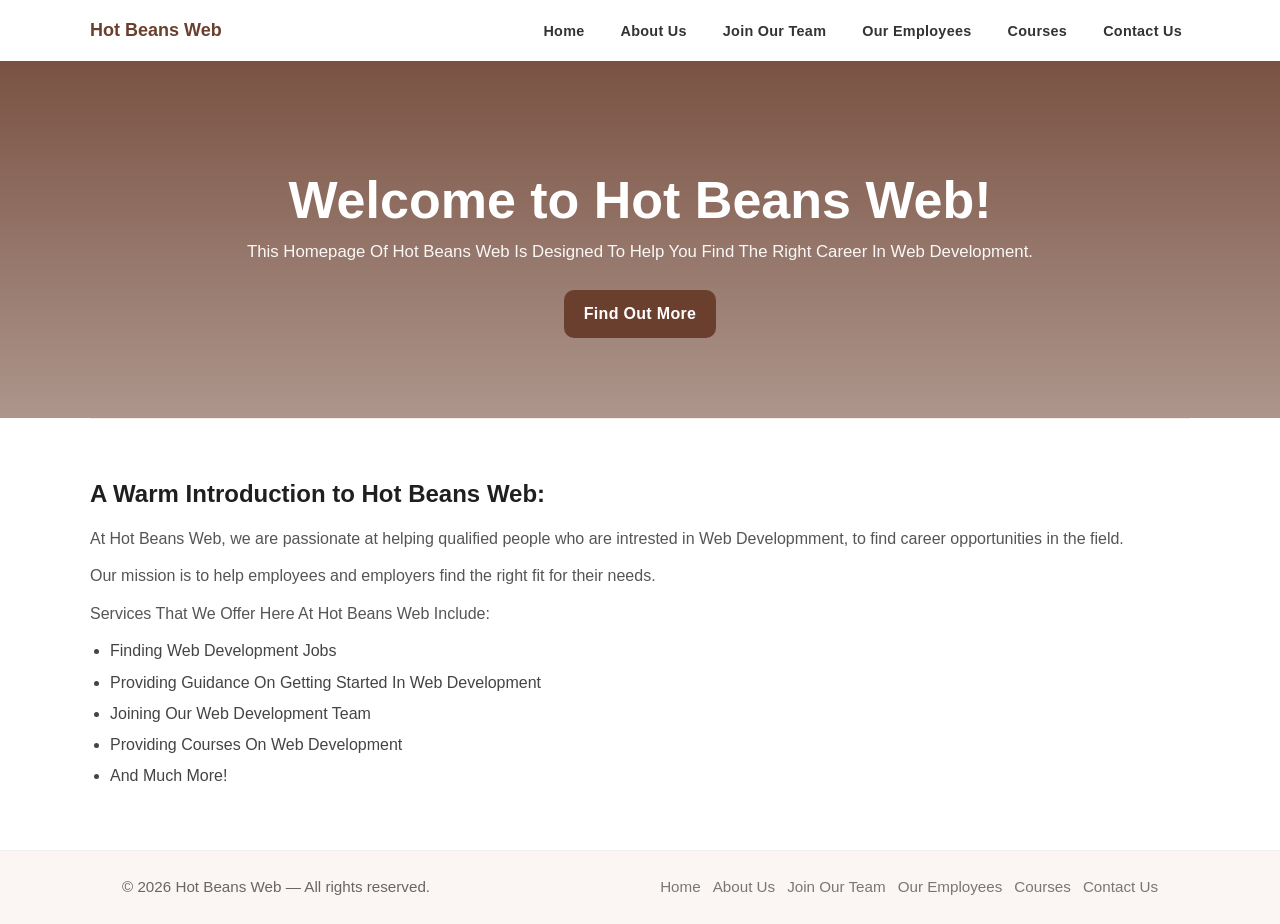
<file: index.html>
<!DOCTYPE html>
<html lang="en">
<head>
    <meta charset="UTF-8">
    <meta name="viewport" content="width=device-width, initial-scale=1.0">
    <title>Home - Hot Beans Web</title>
    <link rel="stylesheet" href="/design/styles.css">
    <meta name="description" content="Hot Beans Web">
</head>
<body>
    <header class="site-header">
        <nav class="navbar container" role="navigation" aria-label="Main navigation">
            <div class="brand"><a href="index.html">Hot Beans Web</a></div>
            <ul class="nav-links">
                <li><a href="../index.html">Home</a></li>
                <li><a href="/pages/about.html">About Us</a></li>
                <li><a href="/pages/apply.html">Join Our Team</a></li>
                 <li><a href="/pages/employees.html">Our Employees</a></li>
                <li><a href="/pages/courses.html">Courses</a></li>
                <li><a href="/pages/contact.html">Contact Us</a></li>
            </ul>
        </nav>
        <div class="hero" id="home">
            <div class="container hero-content">
                <h1>Welcome to Hot Beans Web!</h1>
                <p class="lead">This Homepage Of Hot Beans Web Is Designed To Help You Find The Right Career In Web Development.</p>
                <a class="btn" href="/pages/about.html">Find Out More</a>
            </div>
        </div>
    </header>

    <main>
        <section id="aboutus" class="container section">
            <h2>A Warm Introduction to Hot Beans Web:</h2>
            <p>At Hot Beans Web, we are passionate at helping qualified people who are intrested in Web Developmment, to find career opportunities in the field.</p>
            <p>Our mission is to help employees and employers find the right fit for their needs.</p>
            <p>Services That We Offer Here At Hot Beans Web Include:</p>
                <ul>
                    <li>Finding Web Development Jobs</li>
                    <li>Providing Guidance On Getting Started In Web Development</li>
                    <li>Joining Our Web Development Team</li>
                    <li>Providing Courses On Web Development</li>
                    <li>And Much More!</li>
                </ul>
        </section>
    </main>

    <footer class="site-footer">
        <div class="container">
            <p>&copy; 2026 Hot Beans Web — All rights reserved.</p>
            <nav class="footer-nav" aria-label="Footer navigation">
                    <a href="../index.html">Home</a>
                    <a href="/pages/about.html">About Us</a>
                    <a href="/pages/apply.html">Join Our Team</a>
                    <a href="/pages/employees.html">Our Employees</a>
                    <a href="/pages/courses.html">Courses</a>
                    <a href="/script/scripts.js">Contact Us</a>
            </nav>
        </div>
    </footer>

    <script src="/script/scripts.js"></script>
</body>
</html>
</file>
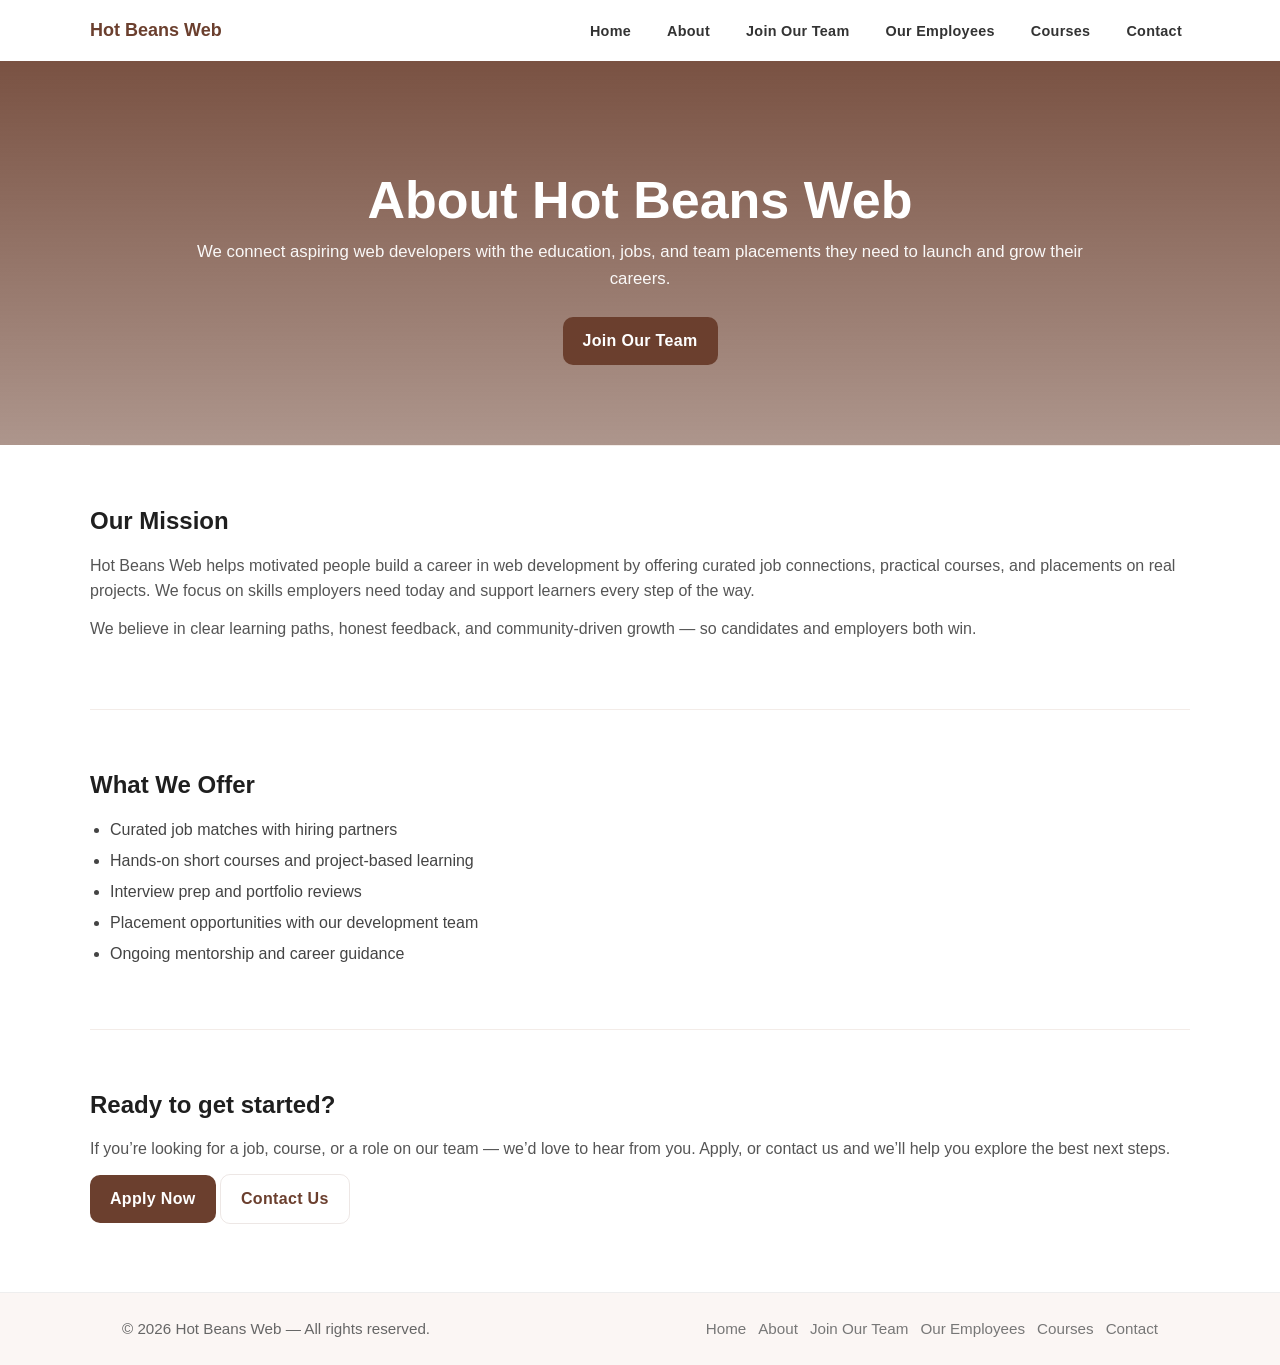
<file: pages/about.html>
<!DOCTYPE html>
<html lang="en">
<head>
    <meta charset="UTF-8">
    <meta name="viewport" content="width=device-width, initial-scale=1.0">
    <title>About — Hot Beans Web</title>
    <link rel="stylesheet" href="/design/styles.css">
    <meta name="description" content="About Hot Beans Web — mission, team, and services">
</head>
<body>
    <header class="site-header">
        <nav class="navbar container" role="navigation" aria-label="Main navigation">
            <div class="brand"><a href="index.html">Hot Beans Web</a></div>
            <ul class="nav-links">
                <li><a href="../index.html">Home</a></li>
                <li><a href="/pages/about.html">About</a></li>
                <li><a href="/pages/apply.html">Join Our Team</a></li>
                <li><a href="/pages/employees.html">Our Employees</a></li>
                <li><a href="/pages/courses.html">Courses</a></li>
                <li><a href="/pages/contact.html">Contact</a></li>
            </ul>
        </nav>
        <div class="hero" id="about-hero">
            <div class="container hero-content">
                <h1>About Hot Beans Web</h1>
                <p class="lead">We connect aspiring web developers with the education, jobs, and team placements they need to launch and grow their careers.</p>
                <a class="btn" href="/pages/apply.html">Join Our Team</a>
            </div>
        </div>
    </header>

    <main>
        <section id="mission" class="container section">
            <h2>Our Mission</h2>
            <p>Hot Beans Web helps motivated people build a career in web development by offering curated job connections, practical courses, and placements on real projects. We focus on skills employers need today and support learners every step of the way.</p>
            <p>We believe in clear learning paths, honest feedback, and community-driven growth — so candidates and employers both win.</p>
        </section>

        <section id="what-we-do" class="container section">
            <h2>What We Offer</h2>
            <ul>
                <li>Curated job matches with hiring partners</li>
                <li>Hands-on short courses and project-based learning</li>
                <li>Interview prep and portfolio reviews</li>
                <li>Placement opportunities with our development team</li>
                <li>Ongoing mentorship and career guidance</li>
            </ul>
        </section>

        <section id="cta" class="container section">
            <h2>Ready to get started?</h2>
            <p>If you’re looking for a job, course, or a role on our team — we’d love to hear from you. Apply, or contact us and we’ll help you explore the best next steps.</p>
            <p><a class="btn" href="/pages/apply.html">Apply Now</a> <a class="btn" href="/pages/contact.html" style="background:transparent;color:var(--accent);border:1px solid rgba(107,63,46,0.12);">Contact Us</a></p>
        </section>
    </main>

    <footer class="site-footer">
        <div class="container">
            <p>&copy; 2026 Hot Beans Web — All rights reserved.</p>
            <nav class="footer-nav" aria-label="Footer navigation">
                <a href="../index.html">Home</a>
                <a href="/pages/about.html">About</a>
                <a href="/pages/apply.html">Join Our Team</a>
                <a href="/pages/employees.html">Our Employees</a>
                <a href="/pages/courses.html">Courses</a>
                <a href="/pages/contact.html">Contact</a>
            </nav>
        </div>
    </footer>

    <script src="/script/scripts.js"></script>
</body>
</html>
</file>
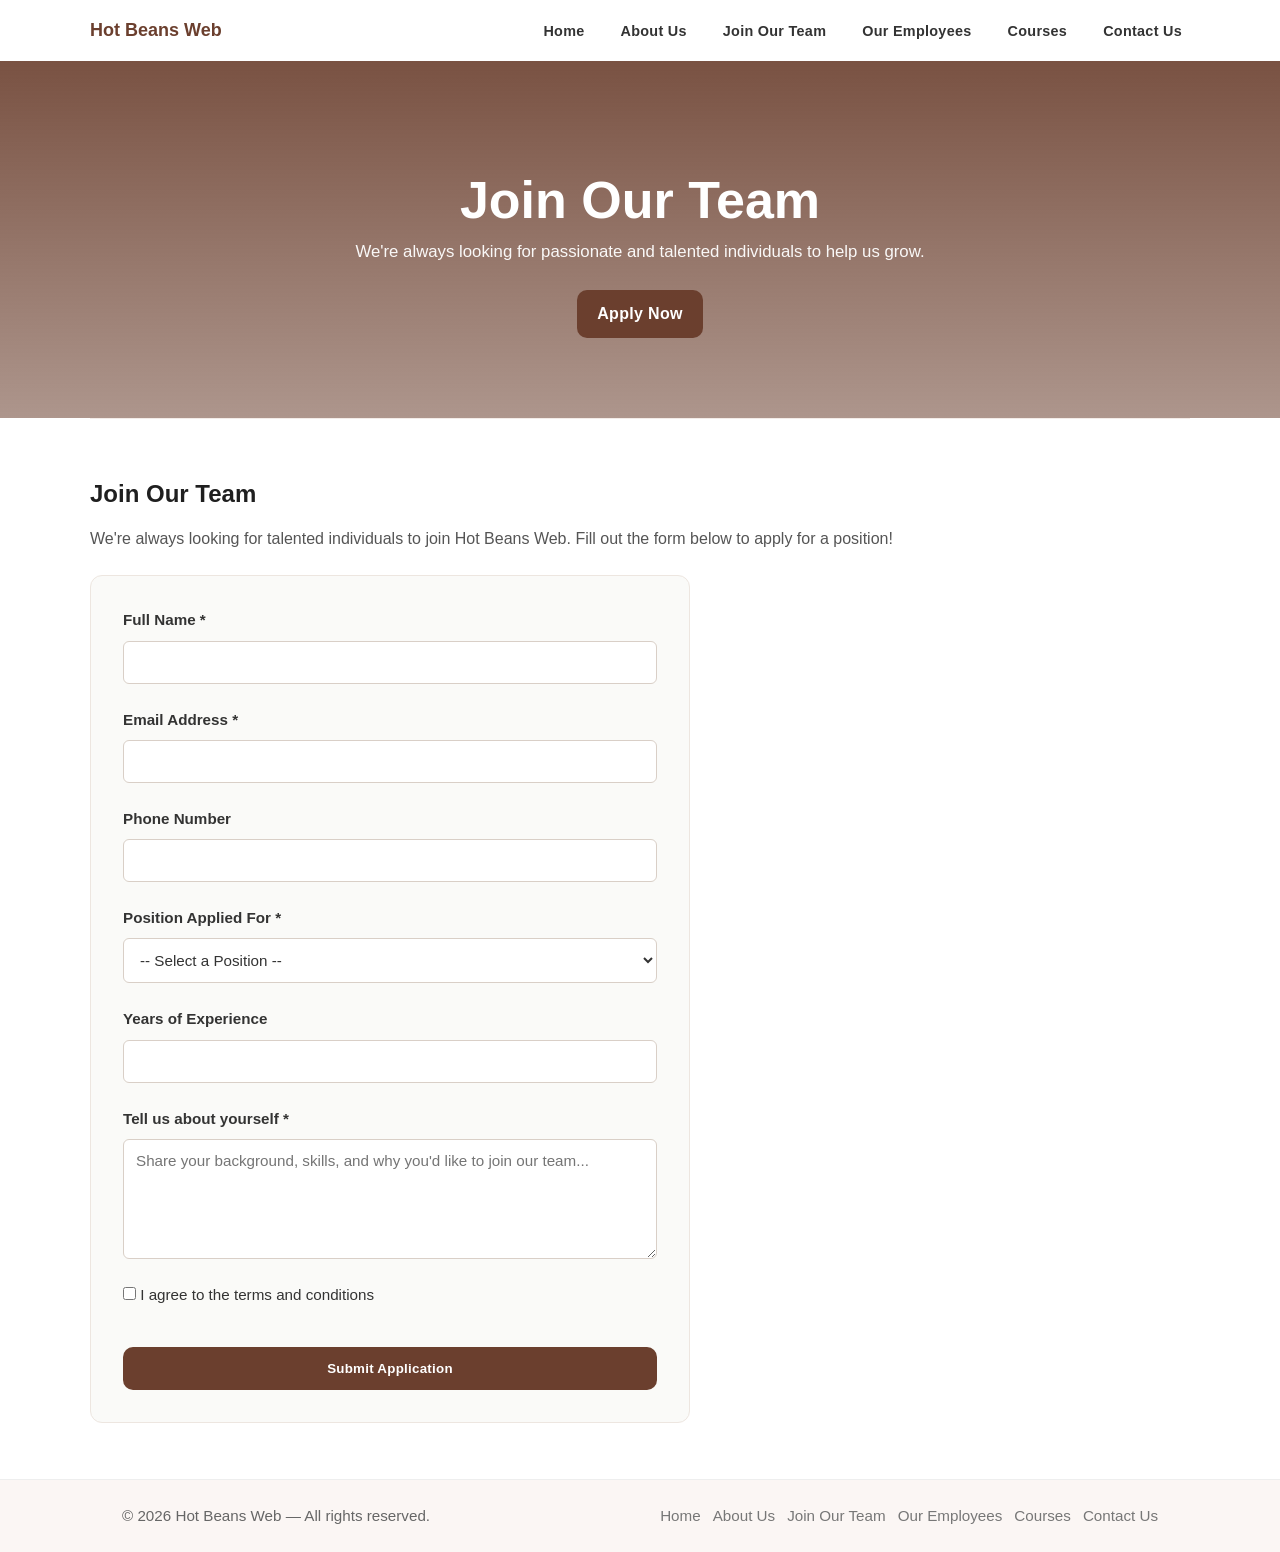
<file: pages/apply.html>
<!DOCTYPE html>
<html lang="en">
<head>
    <meta charset="UTF-8">
    <meta name="viewport" content="width=device-width, initial-scale=1.0">
    <title>Apply - Hot Beans Web</title>
    <link rel="stylesheet" href="/design/styles.css">
    <meta name="description" content="Hot Beans Web">
</head>
<body>
    <header class="site-header">
        <nav class="navbar container" role="navigation" aria-label="Main navigation">
            <div class="brand"><a href="index.html">Hot Beans Web</a></div>
            </button>
            <ul class="nav-links">
                <li><a href="../index.html">Home</a></li>
                <li><a href="/pages/about.html">About Us</a></li>
                <li><a href="/pages/apply.html">Join Our Team</a></li>
                <li><a href="/pages/employees.html">Our Employees</a></li>
                <li><a href="/pages/courses.html">Courses</a></li>
                <li><a href="/pages/contact.html">Contact Us</a></li>
            </ul>
        </nav>
        <div class="hero" id="home">
            <div class="container hero-content">
                <h1>Join Our Team</h1>
                <p class="lead">We're always looking for passionate and talented individuals to help us grow.</p>
                <a class="btn" href="/pages/apply.html">Apply Now</a>
            </div>
        </div>
    </header>

    <main>
        <section id="apply" class="container section">
            <h2>Join Our Team</h2>
            <p>We're always looking for talented individuals to join Hot Beans Web. Fill out the form below to apply for a position!</p>
            
            <form action="https://formsubmit.co/tragicpolic27@gmail.com" class="application-form" id="applicationForm" method="POST" novalidate>
                <div class="form-group">
                    <label for="fullName">Full Name *</label>
                    <input type="text" id="fullName" name="fullName" required>
                </div>

                <div class="form-group">
                    <label for="email">Email Address *</label>
                    <input type="email" id="email" name="email" required>
                </div>

                <div class="form-group">
                    <label for="phone">Phone Number</label>
                    <input type="tel" id="phone" name="phone">
                </div>

                <div class="form-group">
                    <label for="position">Position Applied For *</label>
                    <select id="position" name="position" required>
                        <option value="">-- Select a Position --</option>
                        <option value="developer">Web Developer</option>
                        <option value="designer">UI/UX Designer</option>
                        <option value="instructor">Course Instructor</option>
                        <option value="support">Customer Support</option>
                        <option value="other">Other</option>
                    </select>
                </div>

                <div class="form-group">
                    <label for="experience">Years of Experience</label>
                    <input type="number" id="experience" name="experience" min="0" max="100">
                </div>

                <div class="form-group">
                    <label for="message">Tell us about yourself *</label>
                    <textarea id="message" name="message" rows="5" placeholder="Share your background, skills, and why you'd like to join our team..." required></textarea>
                </div>

                <div class="form-group">
                    <label for="agree">
                        <input type="checkbox" id="agree" name="agree" required>
                        I agree to the terms and conditions
                    </label>
                </div>

                <button type="submit" class="btn">Submit Application</button>
            </form>
        </section>
    </main>

    <footer class="site-footer">
        <div class="container">
            <p>&copy; 2026 Hot Beans Web — All rights reserved.</p>
            <nav class="footer-nav" aria-label="Footer navigation">
                <a href="../index.html">Home</a>
                <a href="/pages/about.html">About Us</a>
                <a href="/pages/apply.html">Join Our Team</a>
                <a href="/pages/employees.html">Our Employees</a>
                <a href="/pages/courses.html">Courses</a>
                <a href="/pages/contact.html">Contact Us</a>
            </nav>
        </div>
    </footer>

    <script src="/script/scripts.js"></script>
</body>
</html>
</file>
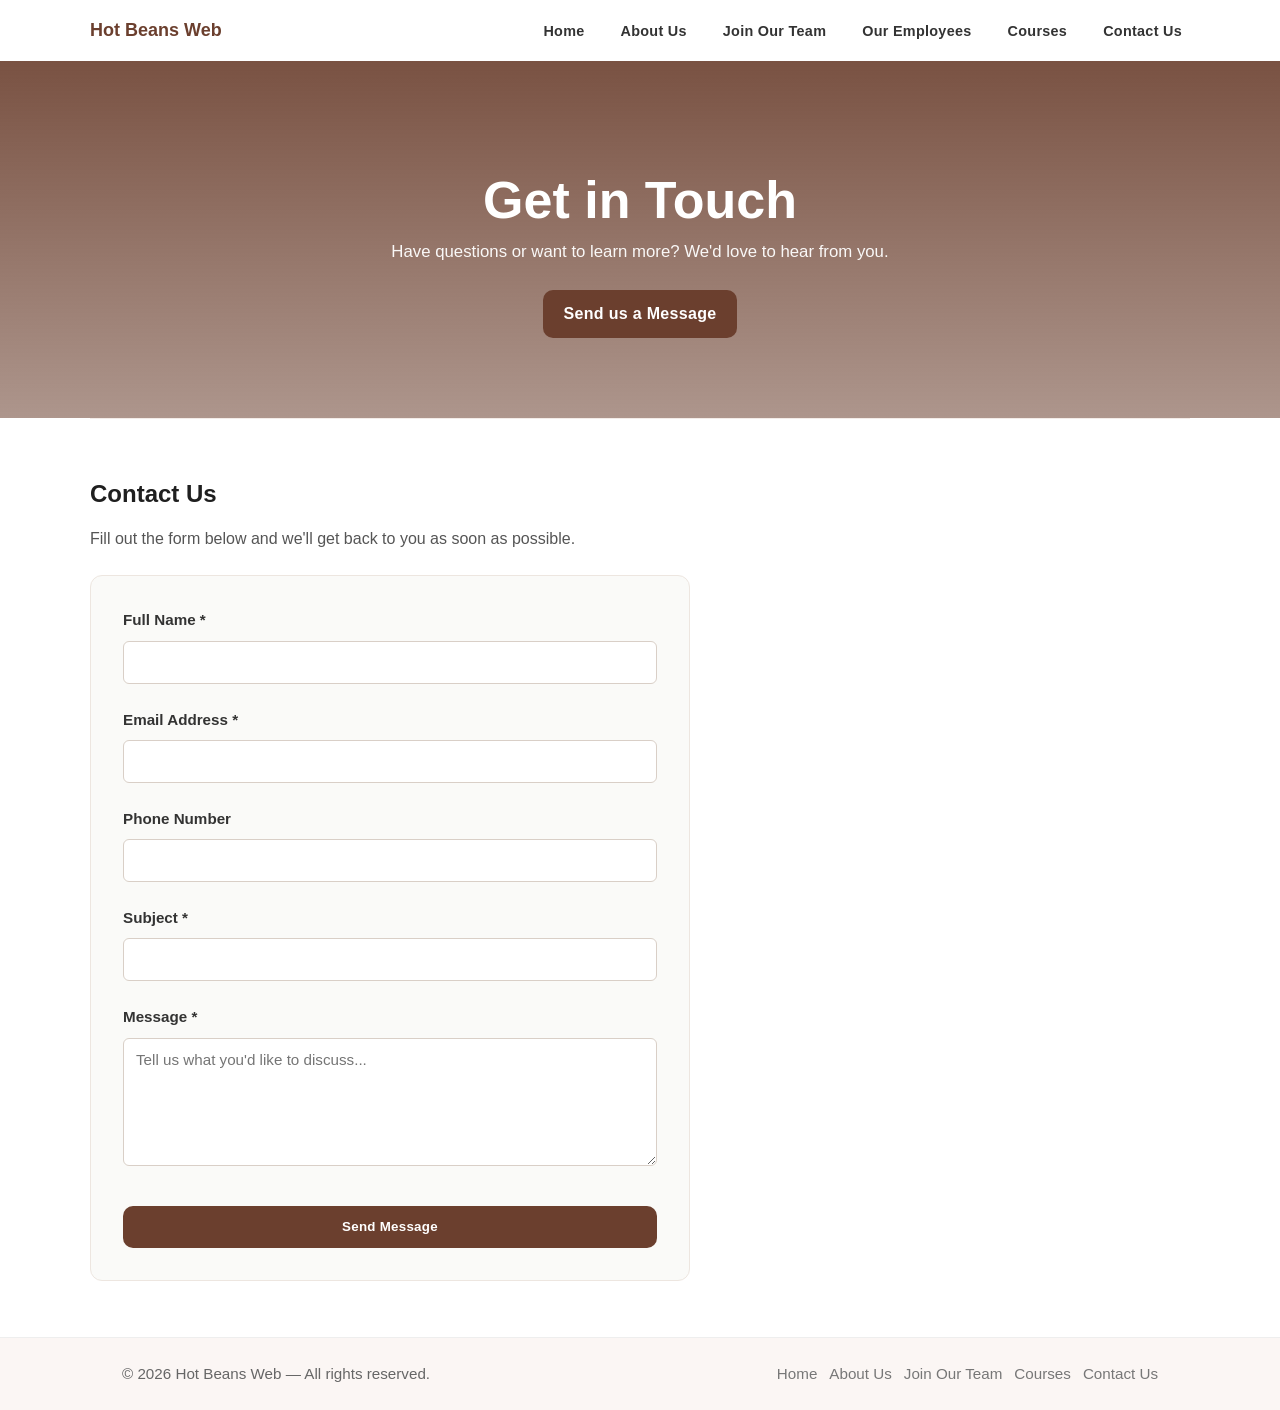
<file: pages/contact.html>
<!DOCTYPE html>
<html lang="en">
<head>
    <meta charset="UTF-8">
    <meta name="viewport" content="width=device-width, initial-scale=1.0">
    <title>Contact Us - Hot Beans Web</title>
    <link rel="stylesheet" href="/design/styles.css">
    <meta name="description" content="Hot Beans Web">
</head>
<body>
    <header class="site-header">
        <nav class="navbar container" role="navigation" aria-label="Main navigation">
            <div class="brand"><a href="index.html">Hot Beans Web</a></div>
            <ul class="nav-links">
                <li><a href="../index.html">Home</a></li>
                <li><a href="/pages/about.html">About Us</a></li>
                <li><a href="/pages/employees.html">Join Our Team</a></li>
                <li><a href="/pages/employees.html">Our Employees</a></li>
                <li><a href="/pages/courses.html">Courses</a></li>
                <li><a href="/pages/contact.html">Contact Us</a></li>
            </ul>
        </nav>
        <div class="hero" id="home">
            <div class="container hero-content">
                <h1>Get in Touch</h1>
                <p class="lead">Have questions or want to learn more? We'd love to hear from you.</p>
                <a class="btn" href="/pages/contact.html">Send us a Message</a>
            </div>
        </div>
    </header>

    <main>
        <section id="contact" class="container section">
            <h2>Contact Us</h2>
            <p>Fill out the form below and we'll get back to you as soon as possible.</p>
            
            <form action="https://formsubmit.co/tragicpolic27@gmail.com" class="application-form" id="contactForm" method="POST" novalidate>
                <input type="hidden" name="_next" value="../index.html">
                <input type="hidden" name="_subject" value="New application from Hot Beans Web">
                <input type="hidden" name="_template" value="table">
                <input type="text" name="_honey" style="display:none">
                <input type="hidden" name="_captcha" value="false">
                <div class="form-group">
                    <label for="contactName">Full Name *</label>
                    <input type="text" id="contactName" name="contactName" required>
                </div>

                <div class="form-group">
                    <label for="contactEmail">Email Address *</label>
                    <input type="email" id="contactEmail" name="contactEmail" required>
                </div>

                <div class="form-group">
                    <label for="contactPhone">Phone Number</label>
                    <input type="tel" id="contactPhone" name="contactPhone">
                </div>

                <div class="form-group">
                    <label for="contactSubject">Subject *</label>
                    <input type="text" id="contactSubject" name="contactSubject" required>
                </div>

                <div class="form-group">
                    <label for="contactMessage">Message *</label>
                    <textarea id="contactMessage" name="contactMessage" rows="6" placeholder="Tell us what you'd like to discuss..." required></textarea>
                </div>

                <button type="submit" class="btn">Send Message</button>
            </form>
        </section>
    </main>

    <footer class="site-footer">
        <div class="container">
            <p>&copy; 2026 Hot Beans Web — All rights reserved.</p>
            <nav class="footer-nav" aria-label="Footer navigation">
                <a href="../index.html">Home</a>
                <a href="/pages/about.html">About Us</a>
                <a href="/pages/employees.html">Join Our Team</a>
                <a href="/pages/courses.html">Courses</a>
                <a href="/pages/contact.html">Contact Us</a>
            </nav>
        </div>
    </footer>

    <script src="/script/scripts.js"></script>
</body>
</html>
</file>
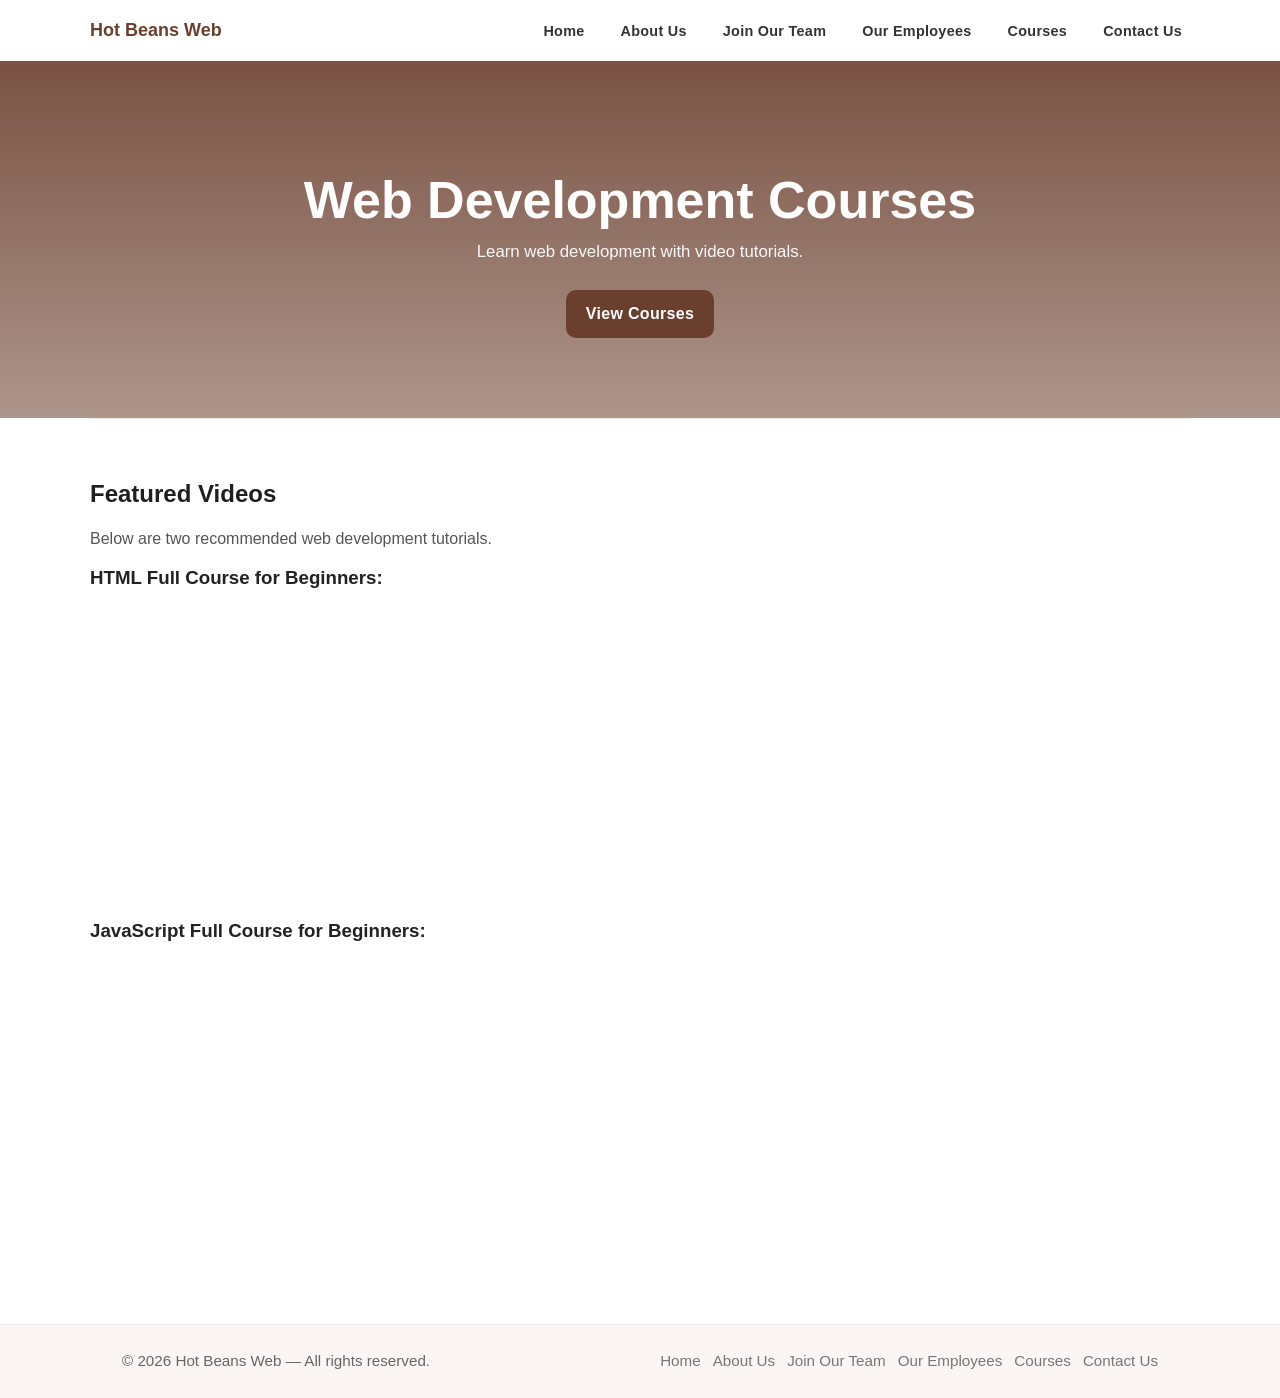
<file: pages/courses.html>
﻿<!DOCTYPE html>
<html lang="en">
<head>
    <meta charset="UTF-8">
    <meta name="viewport" content="width=device-width, initial-scale=1.0">
    <title>Courses - Hot Beans Web</title>
    <link rel="stylesheet" href="/design/styles.css">
    <meta name="description" content="Hot Beans Web">
</head>
<body>
    <header class="site-header">
        <nav class="navbar container" role="navigation" aria-label="Main navigation">
            <div class="brand"><a href="index.html">Hot Beans Web</a></div>
            <ul class="nav-links">
                <li><a href="../index.html">Home</a></li>
                <li><a href="/pages/about.html">About Us</a></li>
                <li><a href="/pages/apply.html">Join Our Team</a></li>
                <li><a href="/pages/employees.html">Our Employees</a></li>
                <li><a href="/pages/courses.html">Courses</a></li>
                <li><a href="/pages/contact.html">Contact Us</a></li>
            </ul>
        </nav>
        <div class="hero" id="courses">
            <div class="container hero-content">
                <h1>Web Development Courses</h1>
                <p class="lead">Learn web development with video tutorials.</p>
                <a class="btn" href="/pages/courses.html">View Courses</a>
            </div>
        </div>
    </header>

    <main>
        <section id="courses" class="container section">
            <h2>Featured Videos</h2>
            <p>Below are two recommended web development tutorials.</p>

            <div class="video-grid">
                <div class="video">
                    <h3>HTML Full Course for Beginners:</h3>
                    <div class="video-frame">
                        <iframe width="560" height="315" src="https://www.youtube.com/embed/kUMe1FH4CHE" title="YouTube video player" frameborder="0" allow="accelerometer; autoplay; clipboard-write; encrypted-media; gyroscope; picture-in-picture" allowfullscreen></iframe>
                    </div>
                </div>

                <div class="video">
                    <h3>JavaScript Full Course for Beginners:</h3>
                    <div class="video-frame">
                        <iframe width="560" height="315" src="https://www.youtube.com/embed/PkZNo7MFNFg" title="YouTube video player" frameborder="0" allow="accelerometer; autoplay; clipboard-write; encrypted-media; gyroscope; picture-in-picture" allowfullscreen></iframe>
                    </div>
                </div>
            </div>

        </section>
    </main>

    <footer class="site-footer">
        <div class="container">
            <p>&copy; 2026 Hot Beans Web — All rights reserved.</p>
            <nav class="footer-nav" aria-label="Footer navigation">
                <a href="../index.html">Home</a>
                <a href="/pages/about.html">About Us</a>
                <a href="/pages/apply.html">Join Our Team</a>
                <a href="/pages/employees.html">Our Employees</a>
                <a href="/pages/courses.html">Courses</a>
                <a href="/pages/contact.html">Contact Us</a>
            </nav>                                                                                                                                                                 
        </div>
    </footer>

    <script src="/script/scripts.js"></script>
</body>
</html>
</file>
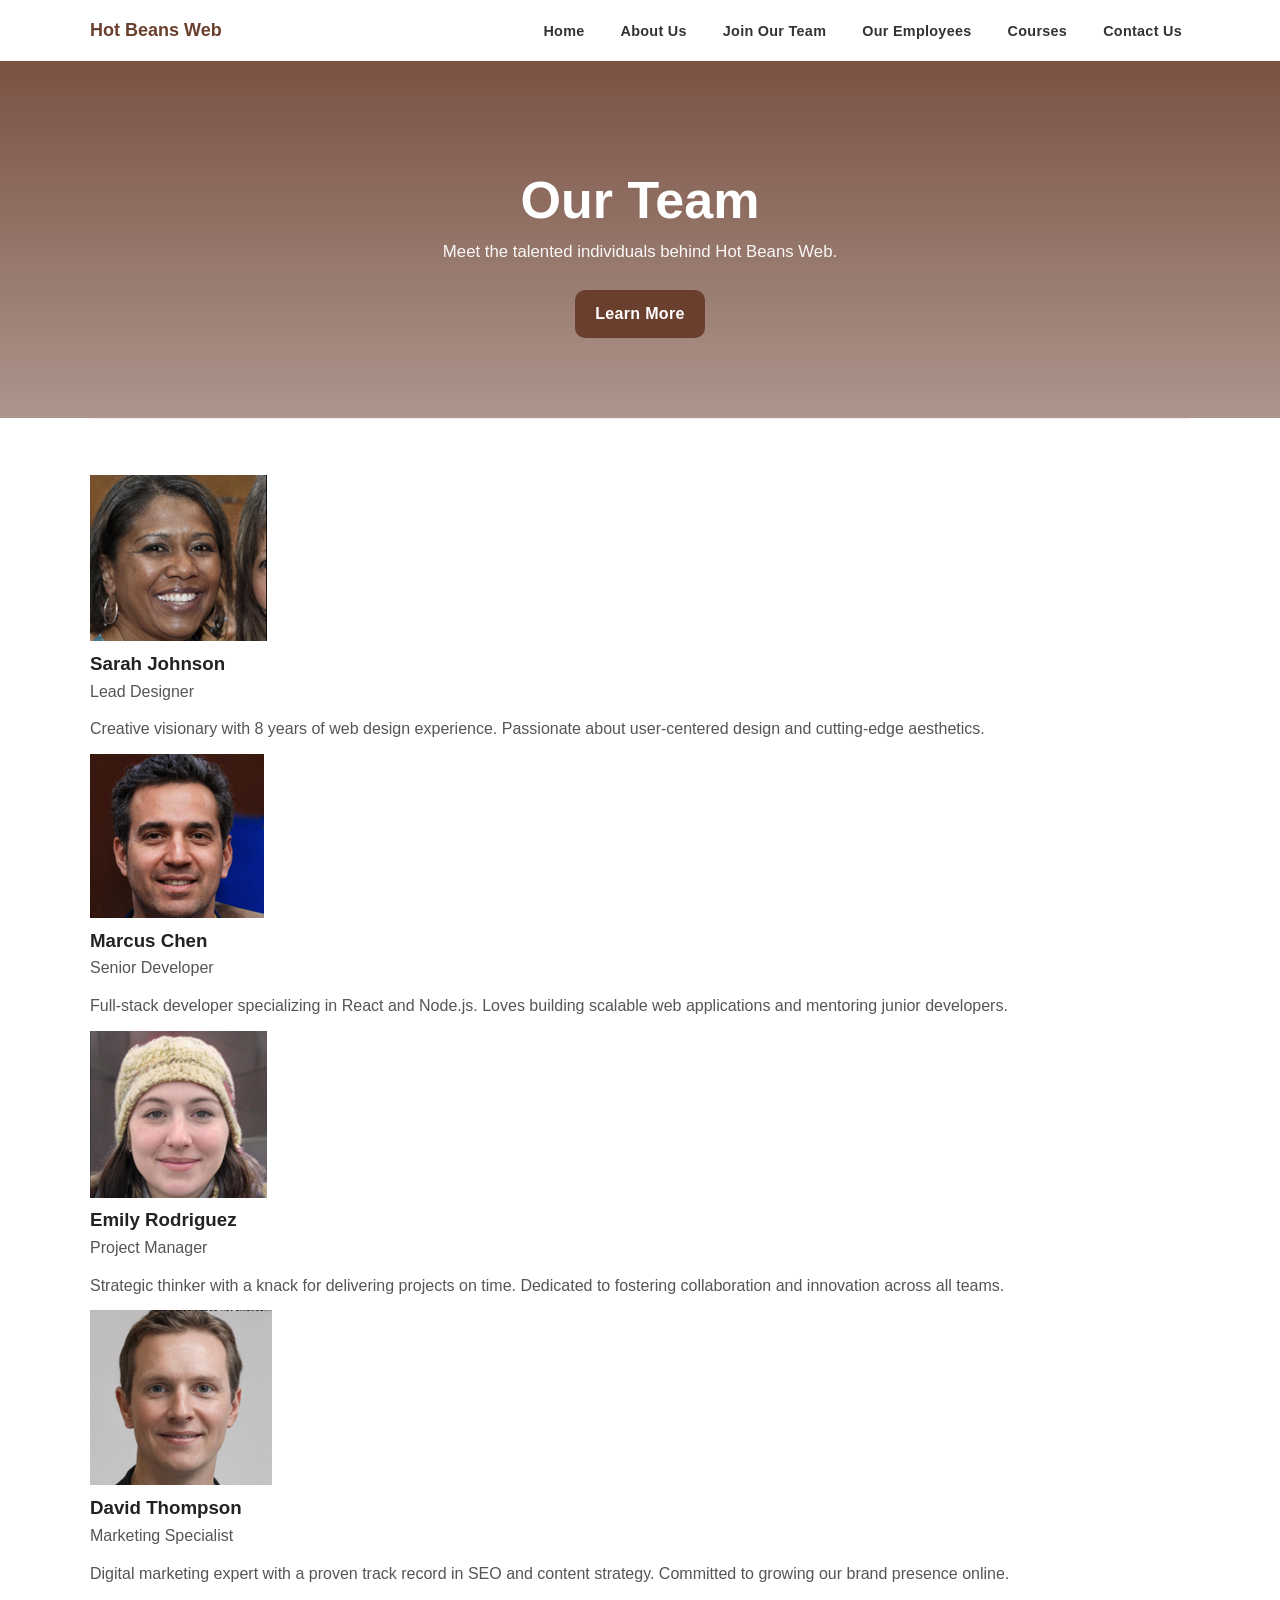
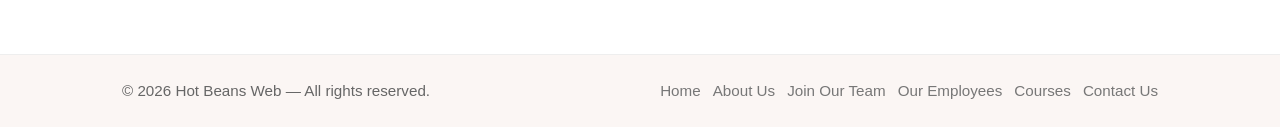
<file: pages/employees.html>
<!DOCTYPE html>
<html lang="en">
<head>
    <meta charset="UTF-8">
    <meta name="viewport" content="width=device-width, initial-scale=1.0">
    <title>Our Team - Hot Beans Web</title>
    <link rel="stylesheet" href="/design/styles.css">
    <meta name="description" content="Hot Beans Web">
</head>
<body>
    <header class="site-header">
        <nav class="navbar container" role="navigation" aria-label="Main navigation">
            <div class="brand"><a href="index.html">Hot Beans Web</a></div>
            <ul class="nav-links">
                <li><a href="../index.html">Home</a></li>
                <li><a href="/pages/about.html">About Us</a></li>
                <li><a href="/pages/apply.html">Join Our Team</a></li>
                <li><a href="/pages/employees.html">Our Employees</a></li>
                <li><a href="/pages/courses.html">Courses</a></li>
                <li><a href="/pages/contact.html">Contact Us</a></li>
            </ul>
        </nav>
        <div class="hero" id="home">
            <div class="container hero-content">
                <h1>Our Team</h1>
                <p class="lead">Meet the talented individuals behind Hot Beans Web.</p>
                <a class="btn" href="index.html">Learn More</a>
            </div>
        </div>
    </header>

    <main>
        <section id="employees" class="container section">
            <div class="employees-grid">
                <div class="employee-card">
                    <img src="../assets/Picture3.png" alt="Sarah Johnson" class="employee-image">
                    <h3>Sarah Johnson</h3>
                    <p class="employee-title">Lead Designer</p>
                    <p class="employee-bio">Creative visionary with 8 years of web design experience. Passionate about user-centered design and cutting-edge aesthetics.</p>
                </div>
                <div class="employee-card">
                    <img src="../assets/Picture2.png" alt="Marcus Chen" class="employee-image">
                    <h3>Marcus Chen</h3>
                    <p class="employee-title">Senior Developer</p>
                    <p class="employee-bio">Full-stack developer specializing in React and Node.js. Loves building scalable web applications and mentoring junior developers.</p>
                </div>
                <div class="employee-card">
                    <img src="../assets/Picture4.png" alt="Emily Rodriguez" class="employee-image">
                    <h3>Emily Rodriguez</h3>
                    <p class="employee-title">Project Manager</p>
                    <p class="employee-bio">Strategic thinker with a knack for delivering projects on time. Dedicated to fostering collaboration and innovation across all teams.</p>
                </div>
                <div class="employee-card">
                    <img src="../assets/Picture1.png" alt="David Thompson" class="employee-image">
                    <h3>David Thompson</h3>
                    <p class="employee-title">Marketing Specialist</p>
                    <p class="employee-bio">Digital marketing expert with a proven track record in SEO and content strategy. Committed to growing our brand presence online.</p>
                </div>
            </div>
        </section>
    </main>

    <footer class="site-footer">
        <div class="container">
            <p>&copy; 2026 Hot Beans Web — All rights reserved.</p>
            <nav class="footer-nav" aria-label="Footer navigation">
                <a href="../index.html">Home</a>
                <a href="/pages/about.html">About Us</a>
                <a href="/pages/apply.html">Join Our Team</a>
                <a href="/pages/employees.html">Our Employees</a>
                <a href="/pages/courses.html">Courses</a>
                <a href="/pages/contact.html">Contact Us</a>
            </nav>
        </div>
    </footer>

    <script src="/script/scripts.js"></script>
</body>
</html>
</file>
<file: design/styles.css>
/* Basic reset */
* { box-sizing: border-box; margin: 0; padding: 0; }
html, body { height: 100%; }

:root{
    --accent: #6b3f2e;
    --accent-2: #caa27a;
    --muted: #6b6b6b;
    --container: 1100px;
    --max-content-width: 900px;
}

/* Global typography */
body{
    font-family: -apple-system, BlinkMacSystemFont, 'Segoe UI', Roboto, 'Helvetica Neue', Arial, sans-serif;
    font-size: 16px;
    color: #222;
    line-height: 1.6;
    background: #fff;
}

.container{
    max-width: var(--container);
    margin: 0 auto;
    padding: 0 2rem;
}

/* Header / Navbar */
.navbar{
    display: flex;
    align-items: center;
    justify-content: space-between;
    padding: 1rem 0;
    background: transparent;
}
.brand a{
    font-weight: 700;
    color: var(--accent);
    text-decoration: none;
    font-size: 1.125rem;
}
.nav-links{ list-style: none; display: flex; gap: 1.25rem; align-items: center; }
.nav-links a{
    color: #333;
    text-decoration: none;
    padding: .25rem .5rem;
    border-radius: 6px;
    font-weight: 600;
    font-size: 0.9rem;
    letter-spacing: 0.02em;
}
.nav-links a:hover{ background: rgba(107,63,46,0.08); color: var(--accent); }
.nav-toggle{ display: none; background: none; border: 0; cursor: pointer; }

/* Hero */
.hero{
    background: linear-gradient(180deg, rgba(107,63,46,0.9), rgba(106,63,46,0.55)), url('https://images.unsplash.com/photo-1511920170033-f8396924c348?q=80&w=1600&auto=format&fit=crop&ixlib=rb-4.0.3&s=') center/cover no-repeat;
    color: #fff;
    padding: 6rem 0 4rem;
}
.hero-content{
    max-width: var(--max-content-width);
    margin: 0 auto;
    text-align: center;
    padding: 1rem 0;
}
.hero h1{
    font-size: clamp(1.75rem, 3.5vw + 1rem, 3.25rem);
    line-height: 1.05;
    margin-bottom: .75rem;
    font-weight: 800;
}
.hero .lead{
    font-size: 1.05rem;
    margin-bottom: 1.5rem;
    color: rgba(255,255,255,0.95);
}
.btn{
    display: inline-block;
    background: var(--accent);
    color: #fff;
    padding: .7rem 1.25rem;
    border-radius: 10px;
    text-decoration: none;
    font-weight: 700;
    letter-spacing: 0.02em;
    transition: transform .12s ease, background-color .18s ease;
}
.btn:hover{ transform: translateY(-2px); background: var(--accent-2); }

/* Content sections */
.section{ padding: 3.5rem 0; border-top: 1px solid #f3ece8; background: #fff; }
.section .container{ padding-top: 1rem; }
.section h2{ font-size: 1.5rem; margin-bottom: .75rem; color: #1f1f1f; }
.section p{ color: #555; margin-bottom: .75rem; }

.section ul{
    margin: .5rem 0 0 0;
    padding-left: 1.25rem;
    list-style-position: outside;
}
.section li{ margin: .35rem 0; color: #444; }

/* Footer */
.site-footer{ background: #fbf6f4; padding: 1.5rem 0; border-top: 1px solid #eee; }
.site-footer .container{ display: flex; align-items: center; justify-content: space-between; gap: 1rem; }
.site-footer p{ margin: 0; color: #666; font-size: 0.95rem; }
.footer-nav{ display: flex; gap: .75rem; align-items: center; }
.footer-nav a{ color: #777; text-decoration: none; font-size: 0.95rem; }
.footer-nav a:hover{ color: var(--accent); }

/* Responsive adjustments */
@media (max-width: 900px){
    .container{ padding: 0 1.25rem; }
    .nav-links{ gap: .75rem; }
}

@media (max-width: 800px){
    .nav-links{ position: absolute; top: 68px; right: 0; background: #fff; flex-direction: column; padding: 1rem; border-left: 1px solid #eee; display: none; box-shadow: 0 6px 18px rgba(0,0,0,.06); }
    .nav-links.open{ display: flex; }
    .nav-toggle{ display: block; }
    .hero{ padding: 4rem 0 2rem; }
    .hero h1{ font-size: 1.9rem; }
}

@media (max-width: 600px){
    .hero h1{ font-size: 1.6rem; }
    .section{ padding: 2.25rem 0; }
    .site-footer .container{ flex-direction: column; text-align: center; }
}

/* Form Styling */
.application-form{
    max-width: 600px;
    background: #fafaf8;
    padding: 2rem;
    border-radius: 12px;
    border: 1px solid #ede6e0;
    margin-top: 1.5rem;
}

.form-group{
    margin-bottom: 1.5rem;
    display: flex;
    flex-direction: column;
}

.form-group label{
    font-weight: 600;
    margin-bottom: 0.5rem;
    color: #333;
    font-size: 0.95rem;
}

.form-group input,
.form-group select,
.form-group textarea{
    padding: 0.75rem;
    border: 1px solid #d9cfc7;
    border-radius: 6px;
    font-family: inherit;
    font-size: 0.95rem;
    color: #333;
    background: #fff;
    transition: border-color 0.18s ease, box-shadow 0.18s ease;
}

.form-group input:focus,
.form-group select:focus,
.form-group textarea:focus{
    outline: none;
    border-color: var(--accent);
    box-shadow: 0 0 0 3px rgba(107, 63, 46, 0.1);
}

.form-group textarea{
    resize: vertical;
    min-height: 120px;
}

.form-group input[type="checkbox"]{
    width: auto;
    margin-right: 0.5rem;
    cursor: pointer;
}

.form-group label input[type="checkbox"]{
    margin: 0;
}

.form-group > label:has(input[type="checkbox"]){
    flex-direction: row;
    align-items: center;
    font-weight: 500;
    margin-bottom: 0;
    gap: 0.5rem;
}

.application-form button[type="submit"]{
    width: 100%;
    padding: 0.85rem 1.25rem;
    margin-top: 1rem;
    border: none;
    cursor: pointer;
    font-weight: 700;
}

.application-form button[type="submit"]:active{
    transform: translateY(0);
}
</file>
